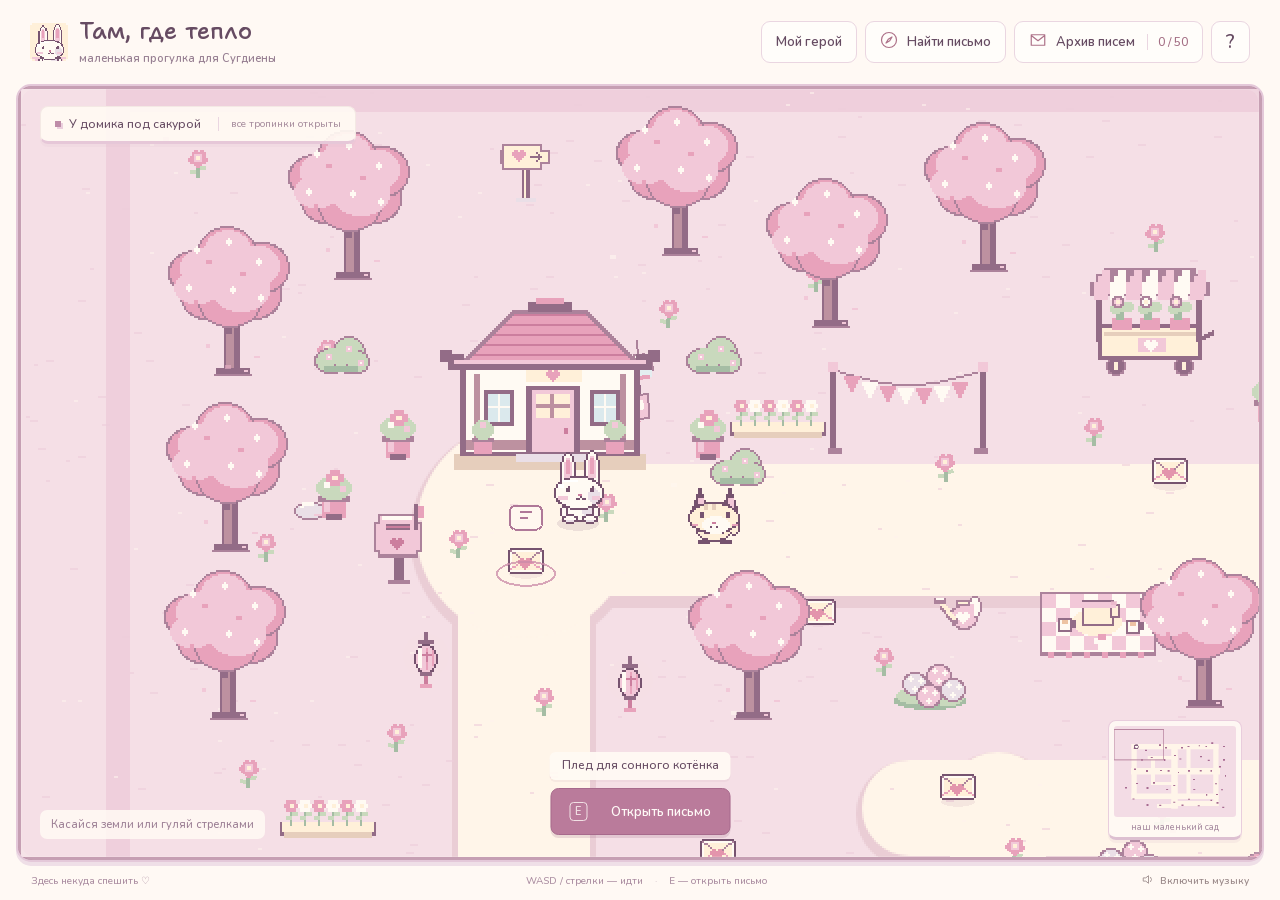
<file: index.html>
<!doctype html>
<html lang="ru">
<head>
<meta charset="utf-8">
<meta name="viewport" content="width=device-width,initial-scale=1,viewport-fit=cover">
<meta name="theme-color" content="#fff9f4">
<meta name="description" content="Розовый сад, зайчик Плюш и 50 писем с тёплыми словами. Гуляй и открывай их в своём ритме.">
<title>Там, где тепло — маленькая прогулка</title>
<link rel="stylesheet" href="fonts.css">
<link rel="stylesheet" href="island.css">
<link rel="stylesheet" href="typography.css">
<link rel="stylesheet" href="garden.css">
<link rel="stylesheet" href="characters.css?v=2">
</head>
<body>
<header class="topbar">
<a href="#" class="brand" id="homeButton" aria-label="Вернуться к зайчику">
<img data-pixel="plush" alt="">
<span>Там, где тепло<small>маленькая прогулка для Сугдиены</small>
</span>
</a>
<nav aria-label="Меню игры">
<button id="characterButton" class="nav-button" aria-label="Выбрать персонажа">Мой герой</button>
<button id="exploreButton" class="nav-button" title="Письма на карте" aria-label="Найти письмо">
<span data-icon="compass">
</span>
<span class="nav-label">Найти письмо</span>
</button>
<button id="albumButton" class="nav-button" title="Архив писем">
<span data-icon="envelope">
</span>
<span class="nav-label album-label">Архив писем</span>
<b id="collectedCount">0 / 50</b>
</button>
<button id="helpButton" class="icon-button" aria-label="Как играть">?</button>
</nav>
</header>
<main class="world-shell" id="worldShell">
<div id="game" role="application" aria-label="Розовый сад. Ходи стрелками или WASD. Касайся земли, чтобы идти. Подойди к письму и нажми E.">
</div>
<div class="garden-label">
<span class="location-dot">
</span>
<span id="locationName">Сад тихих радостей</span>
<small>все тропинки открыты</small>
</div>
<div class="walking-note">
<span id="walkingText">Коснись дорожки — Плюш пойдёт туда</span>
</div>
<div class="nearby" id="nearbyPanel">
<span id="nearbyTitle">
</span>
<button id="interactButton" class="primary" hidden>
<span class="key">E</span> Открыть письмо</button>
</div>
<div class="mini-map" aria-label="Карта сада: розовые точки — письма">
<canvas id="miniCanvas" width="192" height="144">
</canvas>
<span>наш маленький сад</span>
</div>
<div class="toast" id="toast" role="status" aria-live="polite">
</div>
<div class="load-screen" id="loading">
<span class="load-flower">✿</span>
<span>Плюш открывает калитку…</span>
</div>
<div id="welcomeNote" hidden>
</div>
<div id="questPreview" hidden>
</div>
</main>
<footer class="bottom-bar">
<span>Здесь некуда спешить ♡</span>
<span class="desktop-hint">WASD / стрелки — идти <em>·</em> E — открыть письмо</span>
<button id="soundButton" aria-label="Включить музыку" aria-pressed="false" title="Письма под сакурой — тихая оригинальная мелодия">
<span data-icon="sound">
</span>
<span id="soundLabel">Включить музыку</span>
</button>
</footer>
<dialog class="explore-dialog" id="exploreDialog" aria-labelledby="exploreTitle">
<button class="dialog-close" data-close aria-label="Закрыть список писем">×</button>
<span class="eyebrow">ЛЮБОЕ ПИСЬМО МОЖЕТ БЫТЬ ПЕРВЫМ</span>
<h2 id="exploreTitle">Куда хочется прогуляться?</h2>
<p class="muted">50 писем — 50 задач по математике и физике. Выбери письмо: Плюш найдёт дорожку. Реши задачу, чтобы прочитать послание.</p>
<div class="mood-filters" id="moodFilters">
</div>
<div class="adventure-grid" id="adventureGrid">
</div>
</dialog>
<dialog class="quest-dialog" id="questDialog" aria-labelledby="questTitle" aria-describedby="questInstruction">
<button class="dialog-close" data-close aria-label="Вернуться в сад">×</button>
<div class="quest-header">
<img id="questAvatar" data-pixel="plush" alt="">
<div>
<span class="eyebrow" id="questPlace">
</span>
<h2 id="questTitle">
</h2>
<p id="questInstruction">
</p>
</div>
</div>
<div class="mini-game" id="miniGame">
</div>
<div class="quest-feedback" id="questFeedback" role="status" aria-live="polite">
</div>
<div class="quest-footer">
<span id="questProgress" aria-live="polite">
</span>
<span>Можно вернуться позже.</span>
</div>
</dialog>
<dialog class="conversation-dialog" id="conversationDialog" aria-labelledby="conversationTitle" aria-describedby="accessibleSpeech">
<div class="conversation-scene">
<span class="pixel-petal petal-a">
</span>
<span class="pixel-petal petal-b">
</span>
<div class="conversation-art">
<canvas width="330" height="430" id="portraitCanvas" aria-label="Друг рассказывает послание">
</canvas>
</div>
<div class="conversation-context">
<span class="eyebrow" id="conversationPlace">
</span>
<h2 id="conversationTitle">
</h2>
<span class="reward-seal">
<span data-icon="envelope">
</span> ПИСЬМО ДЛЯ ТЕБЯ</span>
</div>
<button class="dialog-close" data-close aria-label="Вернуться в сад">×</button>
</div>
<div class="speech-panel">
<div class="speaker-line">
<span id="speakerName">
</span>
<span id="messageType">
</span>
</div>
<div class="speech-text" id="speechText">
<span class="sr-only" id="accessibleSpeech">
</span>
<span id="typedText" aria-hidden="true">
</span>
<span class="typing-cursor" aria-hidden="true">
</span>
</div>
<p id="speechSource" class="speech-source">
</p>
<div class="speech-actions">
<button class="text-button" id="favoriteButton" aria-pressed="false">
<span>♡</span> Оставить в сердце</button>
<button class="primary" id="speechNext">Показать целиком <span>↓</span>
</button>
</div>
</div>
</dialog>
<dialog class="album-dialog" id="albumDialog" aria-labelledby="albumTitle">
<button class="dialog-close" data-close aria-label="Закрыть послания">×</button>
<span class="eyebrow">МОЖНО ПЕРЕЧИТАТЬ, КОГДА ЗАХОЧЕТСЯ</span>
<h2 id="albumTitle">Архив тёплых писем</h2>
<p class="muted" id="albumDescription">
</p>
<div class="album-tabs">
<button data-album="read" class="active">Прочитанные ✓</button>
<button data-album="all">Все открытые</button>
<button data-album="hearts">В сердце ♡</button>
</div>
<div class="album-grid" id="albumGrid">
</div>
</dialog>
<dialog class="help-dialog welcome-dialog" id="helpDialog" aria-labelledby="helpTitle">
<button class="dialog-close" data-close aria-label="Закрыть подсказку">×</button>
<img data-pixel="plush" alt="Зайчик Плюш">
<h2 id="helpTitle">Привет, Сугдиёна ❤️</h2>
<p>Я создал этот маленький мир специально для тебя — чтобы поддержать, порадовать и напомнить, какая ты замечательная.</p>
<p>Здесь тебя ждут небольшие задания и письма. Выполняя квесты, ты будешь открывать тёплые слова, искренние пожелания и духовные напоминания. Надеюсь, они будут дарить тебе спокойствие, силы и улыбку.</p>
<p>Этот сайт — наш маленький мост через расстояние. Пока мы не можем всегда быть рядом, он будет соединять нас: каждое задание станет ещё одним шагом навстречу друг другу, а каждое письмо — частичкой моего тепла, заботы и поддержки. И сколько бы километров ни было между нами, я хочу, чтобы здесь ты всегда чувствовала моё присутствие.</p>
<p>По возможности я буду добавлять сюда новые задания, письма и улучшения, чтобы наш мост становился всё длиннее, красивее и крепче. Пусть однажды он приведёт нас к тому дню, когда расстояние между нами исчезнет.</p>
<p>Проходи всё в своём темпе, никуда не торопясь. Я сделал этот сайт с любовью — специально для тебя. 💌</p>
<button class="primary" data-close>Пойдём ♡</button>
</dialog>
<dialog id="characterDialog" class="help-dialog character-dialog" aria-labelledby="characterTitle">
<button class="dialog-close" data-close aria-label="Закрыть выбор персонажа">×</button>
<h2 id="characterTitle">Кем сегодня погуляем?</h2>
<p>Восемь маленьких друзей. Выбирай по настроению — твои письма останутся с тобой.</p>
<div id="characterGrid" class="character-grid"></div>
</dialog>
<script src="assets/vendor/phaser-3.90.0.min.js">
</script>
<script src="data.js">
</script>
<script src="letters.js"></script>
<script src="questions.js"></script>
<script src="pixel-sprites.js">
</script>
<script src="garden-music.js"></script>
<script src="garden.js">
</script>
<script src="adventures.js">
</script>
</body>
</html>
</file>
<file: fonts.css>
@font-face {
  font-family: 'Nunito';
  font-style: normal;
  font-weight: 400 700;
  font-display: swap;
  src: url(assets/fonts/nunito-cyrillic-ext.woff2) format('woff2');
  unicode-range: U+0460-052F, U+1C80-1C8A, U+20B4, U+2DE0-2DFF, U+A640-A69F, U+FE2E-FE2F;
}

@font-face {
  font-family: 'Nunito';
  font-style: normal;
  font-weight: 400 700;
  font-display: swap;
  src: url(assets/fonts/nunito-cyrillic.woff2) format('woff2');
  unicode-range: U+0301, U+0400-045F, U+0490-0491, U+04B0-04B1, U+2116;
}

@font-face {
  font-family: 'Nunito';
  font-style: normal;
  font-weight: 400 700;
  font-display: swap;
  src: url(assets/fonts/nunito-latin-ext.woff2) format('woff2');
  unicode-range: U+0100-02BA, U+02BD-02C5, U+02C7-02CC, U+02CE-02D7, U+02DD-02FF, U+0304, U+0308, U+0329, U+1D00-1DBF, U+1E00-1E9F, U+1EF2-1EFF, U+2020, U+20A0-20AB, U+20AD-20C4, U+2113, U+2C60-2C7F, U+A720-A7FF;
}

@font-face {
  font-family: 'Nunito';
  font-style: normal;
  font-weight: 400 700;
  font-display: swap;
  src: url(assets/fonts/nunito-latin.woff2) format('woff2');
  unicode-range: U+0000-00FF, U+0131, U+0152-0153, U+02BB-02BC, U+02C6, U+02DA, U+02DC, U+0304, U+0308, U+0329, U+2000-206F, U+20AC, U+2122, U+2191, U+2193, U+2212, U+2215, U+FEFF, U+FFFD;
}

@font-face {
  font-family: 'Shantell Sans';
  font-style: normal;
  font-weight: 500 600;
  font-display: swap;
  src: url(assets/fonts/shantell-sans-cyrillic-ext.woff2) format('woff2');
  unicode-range: U+0460-052F, U+1C80-1C8A, U+20B4, U+2DE0-2DFF, U+A640-A69F, U+FE2E-FE2F;
}

@font-face {
  font-family: 'Shantell Sans';
  font-style: normal;
  font-weight: 500 600;
  font-display: swap;
  src: url(assets/fonts/shantell-sans-cyrillic.woff2) format('woff2');
  unicode-range: U+0301, U+0400-045F, U+0490-0491, U+04B0-04B1, U+2116;
}

@font-face {
  font-family: 'Shantell Sans';
  font-style: normal;
  font-weight: 500 600;
  font-display: swap;
  src: url(assets/fonts/shantell-sans-latin-ext.woff2) format('woff2');
  unicode-range: U+0100-02BA, U+02BD-02C5, U+02C7-02CC, U+02CE-02D7, U+02DD-02FF, U+0304, U+0308, U+0329, U+1D00-1DBF, U+1E00-1E9F, U+1EF2-1EFF, U+2020, U+20A0-20AB, U+20AD-20C4, U+2113, U+2C60-2C7F, U+A720-A7FF;
}

@font-face {
  font-family: 'Shantell Sans';
  font-style: normal;
  font-weight: 500 600;
  font-display: swap;
  src: url(assets/fonts/shantell-sans-latin.woff2) format('woff2');
  unicode-range: U+0000-00FF, U+0131, U+0152-0153, U+02BB-02BC, U+02C6, U+02DA, U+02DC, U+0304, U+0308, U+0329, U+2000-206F, U+20AC, U+2122, U+2191, U+2193, U+2212, U+2215, U+FEFF, U+FFFD;
}
</file>
<file: island.css>
:root{--cream:#faf7f1;--paper:#fffcf7;--ink:#4e4249;--muted:#897a7e;--rose:#ba7188;--pink:#eed0d7;--sage:#82927d;--line:#eadfdc;--shadow:0 15px 55px #5e405524;font-family:'Nunito',system-ui,sans-serif;color:var(--ink);font-size:14px}
*{box-sizing:border-box}
body{margin:0;background:var(--cream);overflow:hidden}
button,a{-webkit-tap-highlight-color:transparent}
button{font:inherit;color:inherit;cursor:pointer;touch-action:manipulation}
button:disabled{cursor:default}
button,a{outline-offset:4px}
button:focus-visible,a:focus-visible{outline:3px solid #a15f7c}
button{transition:background .2s,box-shadow .2s,transform .2s}
button:active:not(:disabled){transform:translateY(1px)}
[hidden]{display:none!important}
button svg{pointer-events:none}
svg{width:24px;height:24px;fill:none;stroke:currentColor;stroke-width:1.6;stroke-linecap:round;stroke-linejoin:round}
.topbar{height:88px;padding:0 32px;display:flex;align-items:center;justify-content:space-between;gap:20px}
.brand{display:flex;align-items:center;gap:10px;text-decoration:none;color:var(--ink)}
.brand>img{width:44px;height:64px;object-fit:contain;filter:drop-shadow(0 3px 3px #a78c8c22)}
.brand>span{font:500 23px 'Shantell Sans',sans-serif;letter-spacing:0}
.brand small{display:block;font:10px 'Nunito',sans-serif;letter-spacing:.04em;margin-top:5px;color:var(--muted)}
.header-note{font-size:11px;color:#9b8d8f}
.topbar nav{display:flex;gap:8px;align-items:center}
.nav-button,.icon-button{border:1px solid var(--line);border-radius:12px;background:#fffdf9;min-height:42px;display:flex;align-items:center;justify-content:center;gap:9px;padding:0 14px;font-size:11px}
.nav-button:hover,.icon-button:hover{background:#f8eaf0}
.nav-button svg{width:18px;height:18px;color:#ad7188}
.nav-button b{font-size:10px;font-weight:500;color:#a36d83;border-left:1px solid var(--line);padding-left:10px;margin-left:3px}
.icon-button{width:39px;padding:0;font-size:19px}
.world-shell{position:relative;height:calc(100svh - 128px);margin:0 20px;border-radius:22px;overflow:hidden;background:#e8ecdf;isolation:isolate;box-shadow:0 3px 0 #ddd2c8,0 10px 30px #57423712;min-height:310px;border:1px solid #e1d6cb}
#worldCanvas{display:block;width:100%;height:100%;touch-action:none;cursor:grab}
#worldCanvas:active{cursor:grabbing}
#worldCanvas:focus-visible{outline:3px solid #b68199;outline-offset:-3px}
.map-shade{position:absolute;inset:0;pointer-events:none;box-shadow:inset 0 0 100px #5c655412;z-index:1}
.map-title{position:absolute;left:28px;top:26px;padding:20px 23px 16px;border-radius:17px;background:#fffaf1ed;border:1px solid #fff9ed;box-shadow:0 8px 25px #79635c12;max-width:310px;z-index:4;backdrop-filter:blur(12px)}
.eyebrow{display:block;font-size:9px;letter-spacing:.16em;font-weight:500;color:#ad7c83;line-height:1.6}
.map-title h1{font:500 31px 'Shantell Sans',sans-serif;letter-spacing:0;line-height:1.15;margin:10px 0}
.map-title p{font-size:11px;line-height:1.75;margin:0;color:var(--muted)}
.map-title>button{background:none;border:0;border-top:1px solid #eadbd3;padding:13px 0 0;margin-top:14px;display:flex;align-items:center;gap:7px;font-size:11px;color:#a0667a}
.map-title>button svg{width:16px;height:16px}
.map-location{position:absolute;top:26px;left:50%;transform:translateX(-50%);padding:10px 16px;border-radius:40px;background:#fffaf0ed;box-shadow:0 4px 20px #4d4a3d12;color:#7f796a;display:flex;gap:8px;align-items:center;font-size:10px;pointer-events:none;z-index:3}
.location-dot{width:5px;height:5px;background:#98a787;border-radius:50%}
.map-controls{position:absolute;right:22px;top:24px;display:flex;flex-direction:column;padding:5px;border-radius:15px;background:#fffcf6f2;border:1px solid #f8f0e7;box-shadow:0 8px 25px #4c493c18;z-index:5}
.map-controls>button{width:36px;height:36px;border:0;background:none;display:grid;place-items:center;font-size:24px;color:#9a7b83;border-radius:10px}
.map-controls>button:hover{background:#f4e5e8}
.map-controls>span{height:1px;background:var(--line);margin:4px}
.map-controls svg{width:19px;height:19px}
.mini-map{position:absolute;right:22px;bottom:24px;width:160px;padding:5px 5px 0;border:1px solid #fffaf0;background:#fff9efeb;border-radius:13px;box-shadow:0 8px 30px #68534422;z-index:5;overflow:hidden}
.mini-map>canvas{display:block;width:148px;height:99px;object-fit:cover;border-radius:8px}
.mini-map>span{display:flex;align-items:center;justify-content:space-between;padding:8px 7px;font-size:8px;letter-spacing:.12em;color:#947d7e}
.mini-map>span>span{font-size:13px}
.walking-note{position:absolute;bottom:27px;left:24px;display:flex;align-items:center;gap:7px;padding:9px 13px;border-radius:30px;background:#fff9efdf;color:#827066;font-size:9px;z-index:3;pointer-events:none}
.little-dot{height:5px;width:5px;background:#a17a83;border-radius:50%}
.map-markers{position:absolute;inset:0;overflow:hidden;pointer-events:none;z-index:2}
.map-marker{position:absolute;width:38px;height:38px;border:1px solid #eddcd4;border-radius:50%;background:#fffcf6f5;color:#af7786;box-shadow:0 4px 12px #67484225;pointer-events:auto;display:grid;place-items:center;transform:translate(-50%,-50%);padding:0;transition:box-shadow .2s,background .2s;will-change:left,top;touch-action:manipulation}
.map-marker:active{transform:translate(-50%,-48%)}
.map-marker:after{content:attr(data-label);position:absolute;bottom:47px;left:50%;transform:translateX(-50%);padding:8px 11px;background:#fffaf2;border:1px solid #e5d4cc;border-radius:8px;white-space:nowrap;font-size:11px;opacity:0;pointer-events:none;box-shadow:0 8px 15px #67484214}
.map-marker:hover:after,.map-marker:focus-visible:after{opacity:1}
.map-marker svg{width:19px;height:19px}
.map-marker small{position:absolute;right:-4px;bottom:-1px;font-size:8px;background:#f1d9dd;color:#9c637a;border:2px solid #fffaf3;border-radius:10px;min-width:17px;height:17px;line-height:13px}
.map-marker.complete{background:#eef1e5;color:#879975;border-color:#e3e7d6}
.map-marker.complete small{background:#dce4d0;color:#6c805e}
.map-marker.selected{box-shadow:0 0 0 6px #fff8e984,0 0 0 8px #b5818c8a,0 4px 18px #67484235}
.map-marker.faded{opacity:.35}
.quest-preview,.welcome-note{position:absolute;z-index:7;left:50%;bottom:25px;transform:translateX(-50%);width:min(660px,calc(100% - 54px));background:#fffaf3f7;backdrop-filter:blur(15px);border:1px solid #fff7e9;border-radius:22px;box-shadow:0 15px 60px #66524738;display:flex;gap:20px;padding:22px 28px;animation:float-in .35s ease}
.preview-avatar{position:relative;flex-shrink:0;width:82px;align-self:flex-end}
.preview-avatar img{display:block;width:100%;height:118px;object-fit:contain;filter:drop-shadow(0 4px 5px #9a74682b)}
.preview-copy{flex:1;min-width:0}
.preview-copy h2{font:500 23px 'Shantell Sans',sans-serif;letter-spacing:0;margin:6px 0 8px;padding-right:15px}
.preview-copy p{font-size:11px;line-height:1.6;color:var(--muted);margin:0}
.preview-actions{display:flex;align-items:center;gap:18px;margin-top:16px}
.primary{display:inline-flex;align-items:center;justify-content:center;gap:24px;background:#a96f81;color:#fffaf7;border:1px solid #a2697c;border-radius:11px;box-shadow:0 4px 8px #a1697c20,inset 0 1px #ffffff26;padding:13px 18px;min-height:43px;font-size:11px;font-weight:500}
.primary:hover{background:#955e72;box-shadow:0 7px 17px #a1697c2f}
.primary span{opacity:.8}
.text-button{border:0;background:none;font-size:11px;padding:9px 0;color:#a36c81}
.text-button:hover{color:#764b65}
.preview-close,.dialog-close{position:absolute;top:13px;right:14px;border:0;background:#f3e9e4b3;color:#a1848a;font-size:21px;width:29px;height:29px;line-height:22px;border-radius:50%;z-index:12}
.welcome-note{width:min(650px,calc(100% - 60px));align-items:center;gap:20px;padding:19px 30px 22px;bottom:30px}
.welcome-note>img{height:165px;width:110px;object-fit:contain;filter:drop-shadow(0 5px 6px #9c71631f)}
.welcome-note h2{font:500 27px 'Shantell Sans',sans-serif;margin:7px 0 9px;letter-spacing:0}
.welcome-note p{font-size:12px;line-height:1.7;color:var(--muted);margin:0 0 15px}
.bottom-bar{height:40px;display:flex;align-items:center;justify-content:space-between;padding:0 35px;font-size:9px;color:#9a8989}
.bottom-bar>span:first-child{display:flex;align-items:center;gap:7px}
.bottom-bar i{width:4px;height:4px;border-radius:50%;background:#9aaa88}
.bottom-bar em{font-style:normal;opacity:.5;margin:0 9px}
.bottom-bar button{display:flex;gap:5px;align-items:center;border:0;background:none;padding:4px 0;color:#9a8989;font-size:9px}
.bottom-bar button svg{height:13px;width:13px}
.toast{position:absolute;left:50%;bottom:230px;transform:translate(-50%,12px);background:#fff9e9f5;border:1px solid #e4d5ca;border-radius:12px;padding:12px 18px;color:#90737b;font-size:12px;box-shadow:var(--shadow);opacity:0;transition:opacity .3s,transform .3s;pointer-events:none;z-index:15;max-width:90%;text-align:center}
.toast.visible{opacity:1;transform:translate(-50%,0)}
.load-screen{position:absolute;inset:0;z-index:20;background:var(--cream);display:flex;gap:15px;align-items:center;justify-content:center;color:#a47b86;font-size:12px;transition:opacity .6s}
.load-screen.loaded{opacity:0;pointer-events:none}
.load-flower{font-size:32px;animation:spin 4s linear infinite}
dialog{border:1px solid #e6d7d2;background:var(--paper);color:var(--ink);border-radius:25px;padding:35px;box-shadow:0 35px 120px #49354145;max-height:90svh;overflow:auto;width:min(880px,calc(100% - 35px))}
dialog::backdrop{background:#42344468;backdrop-filter:blur(8px)}
dialog[open]{animation:dialog-in .32s cubic-bezier(.2,.8,.2,1)}
dialog>h2{font:500 32px/1.2 'Shantell Sans',sans-serif;margin:12px 0;letter-spacing:0}
.muted{color:var(--muted);font-size:12px;line-height:1.7}
.mood-filters{display:flex;gap:7px;flex-wrap:wrap;margin:22px 0}
.mood-filters button,.album-tabs button{border:1px solid #e7d8d7;background:#fff9f4;padding:9px 12px;font-size:10px;border-radius:30px}
.mood-filters button.active,.album-tabs button.active{background:#b0798c;color:#fff;border-color:#b0798c}
.adventure-grid{display:grid;grid-template-columns:repeat(3,1fr);gap:11px}
.adventure-card{position:relative;display:flex;align-items:flex-start;gap:12px;text-align:left;min-height:135px;padding:20px 15px;background:#faf3ed;border:1px solid #ebddd5;border-radius:15px}
.adventure-card:hover{background:#f7e9e8;box-shadow:0 6px 20px #94758013}
.adventure-card .card-number{position:absolute;top:12px;right:12px;font-size:9px;color:#ac9799}
.adventure-card>img{width:43px;height:70px;object-fit:contain;align-self:center;filter:drop-shadow(0 3px 3px #ad8c881b)}
.adventure-card>div{flex:1;padding-top:16px;min-width:0}
.adventure-card strong{display:block;font-size:12px;font-weight:500;line-height:1.5;margin-bottom:6px}
.adventure-card small{display:block;font-size:9px;line-height:1.6;color:#a38991}
.adventure-card .card-status{margin-top:9px;color:#9a896e;font-size:9px}
.adventure-card.done{background:#f1f3e9;border-color:#dfe5d2}
.quest-dialog{width:min(720px,calc(100% - 30px));padding:28px 32px 22px;overflow-x:hidden}
.quest-header{display:flex;gap:18px;align-items:center;min-height:116px;padding-right:17px}
.quest-header>img{width:75px;height:110px;object-fit:contain;filter:drop-shadow(0 4px 4px #a6817526)}
.quest-header>div{flex:1}
.quest-header h2{font:500 25px/1.25 'Shantell Sans',sans-serif;letter-spacing:0;margin:5px 0 9px}
.quest-header p{font-size:12px;line-height:1.7;color:var(--muted);margin:0}
.mini-game{position:relative;min-height:285px;margin-top:15px;background:#f6eee5;border:1px solid #ede0d4;border-radius:18px;overflow:hidden;padding:28px 20px;display:flex;align-items:center;justify-content:center;flex-direction:column;gap:18px;isolation:isolate}
.mini-game:before{display:none}
.quest-feedback{min-height:24px;text-align:center;font-size:11px;color:#a27885;margin-top:12px;line-height:1.5}
.quest-footer{display:flex;justify-content:space-between;font-size:9px;color:#a38b90;gap:15px;border-top:1px solid #eaded7;padding-top:13px}
.quest-footer span:first-child{color:#a06d82}
.game-options{display:flex;gap:12px;align-items:center;justify-content:center;flex-wrap:wrap;width:100%}
.game-option{position:relative;display:flex;flex-direction:column;gap:10px;justify-content:center;align-items:center;width:115px;min-height:124px;background:#fffaf2;border:1px solid #dfcbbd;border-radius:17px;box-shadow:0 5px 0 #e9dbce;cursor:pointer;font-size:10px;line-height:1.5;text-align:center;padding:16px 10px;color:#a07e85;transition:transform .3s,background .3s,box-shadow .3s,opacity .3s}
.game-option:hover:not(:disabled){transform:translateY(-4px);background:#fffdf7;box-shadow:0 8px 0 #e9dbce}
.game-option svg{width:45px;height:45px;stroke-width:1.3}
.game-option>img{width:55px;height:75px;object-fit:contain}
.game-option.done{background:#eaf0df;border-color:#c9d5bc;box-shadow:0 3px 0 #d6dfca;color:#8c9b7a;transform:translateY(2px)}
.game-option.done:after{content:'✓';position:absolute;right:8px;top:7px;font-size:13px;color:#8b9c73}
.mini-hero{height:65px;width:90px;display:grid;place-items:center;color:#bb8196}
.mini-hero svg{width:65px;height:65px;stroke-width:1.2}
.game-progress{display:flex;gap:7px;justify-content:center}
.game-progress i{height:4px;width:25px;border-radius:5px;background:#e7d7cd}
.game-progress i.done{background:#b28393}
.order-note{font-size:11px;line-height:1.7;color:#a1818c;text-align:center;margin:0}
.scene-windows .game-option{border-radius:45px 45px 6px 6px;background:#e7dbd9;border:5px solid #d0b3ab;min-height:135px;width:100px}
.scene-windows .game-option.done{background:#fff0bb;color:#bc9867;box-shadow:0 0 30px #f4deb266}
.scene-windows .mini-hero{display:none}
.scene-quilt .game-options{width:260px;display:grid;grid-template-columns:1fr 1fr;gap:6px;transform:rotate(-4deg)}
.scene-quilt .game-option{width:118px;min-height:88px;padding:13px;border-radius:8px;background:#f2d5dd;box-shadow:0 4px #e2c3cc}
.scene-quilt .game-option:nth-child(2){background:#e6e5d0}
.scene-quilt .game-option:nth-child(3){background:#e5dce8}
.scene-quilt .game-option:nth-child(4){background:#f7dfc4}
.scene-quilt .game-option>span{display:none}
.scene-quilt .game-option.done{opacity:.5}
.scene-rain{background:#e9ece9}
.scene-rain .game-option{background:transparent;box-shadow:none;border:none;width:100px}
.scene-rain .game-option svg{color:#92b9c4;width:50px;height:60px;fill:#c9e0e8;stroke:#8faeb5}
.scene-rain .game-option.done svg{fill:#eec0ce;stroke:#b7879e}
.scene-bridge .game-options{flex-wrap:nowrap;gap:9px;background:#c8dfe3;border-top:12px solid #f5ead5;border-bottom:12px solid #f5ead5;padding:15px}
.scene-bridge .game-option{width:70px;min-height:90px;box-shadow:0 6px #ccac98;background:#e6c9af;transform:rotate(-7deg);font-size:9px;border-color:#c8a68c}
.scene-bridge .game-option:nth-child(even){transform:rotate(5deg)}
.scene-bridge .game-option.done{transform:rotate(0);opacity:.6}
.scene-shooting{background:#ece5ef}
.scene-shooting .mini-hero{display:none}
.scene-shooting .game-option{background:none;box-shadow:none;border:0;width:140px;height:170px;animation:star-float 3.5s ease-in-out infinite}
.scene-shooting .game-option svg{width:85px;height:85px;fill:#fae6ab;stroke:#d8b680;filter:drop-shadow(0 0 20px #fff1b9)}
.scene-stones .game-option{border-radius:50% 55% 40% 45%;background:#d1c8c2;box-shadow:0 5px #beb0a9;border-color:#beb0a9;color:#8e7a78}
.scene-stones .game-option.done{border-radius:14px;background:#edf0e1;box-shadow:none}
.scene-ribbon .game-option:nth-child(1){color:#c886a0}
.scene-ribbon .game-option:nth-child(2){color:#c3ab78}
.scene-ribbon .game-option:nth-child(3){color:#a296b9}
.scene-mirror .game-options{border:9px solid #d4b5a5;border-radius:70% 70% 12px 12px;background:#e9e5e8;width:300px;padding:30px 10px 10px;gap:5px}
.scene-mirror .game-option{width:75px;min-height:100px;box-shadow:none;border:0;background:#dde0df;color:#a4a6a2}
.scene-mirror .game-option.done{background:#fff3d0}
.scene-mirror .game-option span{font-size:8px}
.scene-mist .game-option{background:#e6e5e7;box-shadow:0 5px #d7d5db;color:#b2a9b8}
.scene-mist .game-option.done{background:#fff2c9;color:#d8ac6b}
.scene-greet .game-option{width:132px;min-height:150px}
.scene-greet .game-option>img{height:90px}
.scene-bell .game-option{width:160px;min-height:150px}
.range-stage{width:min(100%,380px);display:flex;flex-direction:column;align-items:center;gap:24px}
.range-stage .range-visual{height:105px;display:flex;align-items:center;justify-content:center;position:relative;width:100%}
.range-stage .range-visual svg{height:90px;width:90px;stroke-width:1.2;color:#bc8a9b;transform:rotate(calc((var(--range,25) - 50)*.5deg));transition:transform .25s}
.range-label{font-size:10px;color:#ac8893}
.range-stage input[type=range]{width:100%;accent-color:#b98194;height:20px;cursor:pointer}
.range-track{width:100%;position:relative}
.target-range{position:absolute;left:calc((var(--goal) - 10)*1%);width:20%;background:#c2cfac;top:4px;height:13px;border-radius:10px;pointer-events:none;opacity:.55}
.range-stage .primary:disabled{opacity:.4}
.breathing-orb{height:155px;width:155px;position:relative;border-radius:50%;border:1px solid #dfc4ca;background:#f7e5d9;display:grid;place-items:center;color:#b37f90;box-shadow:0 0 0 14px #f2e3d7,0 0 0 27px #f3e9e0}
.breathing-orb svg{width:45px;height:45px}
.breathing-orb.growing{animation:breathe-once 4s ease-in-out forwards}
.breathing-orb:disabled{cursor:default}
.breath-label{font-size:11px;margin-top:20px;color:#a07e89}
.pipes{display:flex;align-items:center;gap:10px;width:100%;justify-content:center;position:relative}
.water-source,.water-flower{height:90px;width:70px;display:grid;place-items:center;color:#8db6be}
.water-source svg,.water-flower svg{width:60px;height:60px}
.pipe-button{height:90px;width:90px;display:grid;place-items:center;border:1px solid #dbbfac;background:#faeddb;border-radius:17px;box-shadow:0 4px #e2cbb7}
.pipe-button svg{height:65px;width:65px;transition:transform .35s;stroke:#afcbd0;stroke-width:12}
.pipe-button.connected svg{stroke:#7baab4}
.pipes-note{font-size:11px;color:#a2828c}
.conversation-dialog{padding:0;width:min(900px,calc(100% - 30px));overflow:auto;background:#fffaf2}
.conversation-scene{height:270px;position:relative;background:#f2e8e0;overflow:hidden;isolation:isolate}
.conversation-scene:before{display:none}
.conversation-art{position:absolute;left:5%;bottom:-17px;width:275px;height:340px;filter:drop-shadow(0 14px 13px #8e6c6a30)}
.conversation-art canvas{width:100%;height:100%;object-fit:contain}
.conversation-context{position:absolute;left:44%;top:54px;right:40px}
.conversation-context h2{font:500 28px 'Shantell Sans',sans-serif;line-height:1.2;letter-spacing:0;margin:9px 0 13px}
.conversation-context p{font-size:12px;line-height:1.7;color:#a3868b}
.reward-seal{display:inline-flex;align-items:center;gap:8px;font-size:8px;letter-spacing:.14em;border:1px solid #d9b7b5;padding:7px 11px;border-radius:7px;transform:rotate(-3deg);color:#b08491;background:#fff9ee60}
.reward-seal svg{width:18px;height:18px}
.speech-panel{padding:25px 37px 26px;background:#fffaf3;position:relative}
.speech-panel:before{content:'';position:absolute;left:70px;top:-13px;width:28px;height:28px;background:#fffaf3;transform:rotate(45deg);border-radius:4px}
.speaker-line{position:relative;display:flex;align-items:center;justify-content:space-between;font-size:12px;font-weight:500;color:#a56880;margin-bottom:14px}
.speaker-line>span:last-child{font-size:9px;color:#b59a9f;font-weight:400;text-transform:uppercase;letter-spacing:.13em}
.speech-text{font:400 clamp(20px,2.3vw,27px)/1.6 'Shantell Sans',sans-serif;letter-spacing:0;min-height:100px;position:relative;cursor:pointer}
.typing-cursor{display:inline-block;width:4px;height:17px;background:#c5a2ac;margin-left:6px;animation:cursor .7s steps(2) infinite}
.speech-source{font-size:10px;line-height:1.6;color:#a08b91;min-height:16px;margin:16px 0}
.speech-actions{display:flex;justify-content:space-between;align-items:center;gap:18px;border-top:1px solid #eee0d9;padding-top:18px}
.speech-actions .text-button{display:flex;align-items:center;gap:7px}
.speech-actions .text-button>span{font-size:21px}
.speech-actions .text-button.saved{color:#b16381}
.sr-only{position:absolute;width:1px;height:1px;padding:0;overflow:hidden;clip:rect(0,0,0,0);white-space:nowrap;border:0}
.album-tabs{display:flex;gap:8px;margin:22px 0}
.album-grid{display:grid;grid-template-columns:repeat(2,1fr);gap:14px}
.memory-card{position:relative;display:flex;flex-direction:column;text-align:left;padding:26px;border:1px solid #eadbd6;background:#fff8ef;border-radius:16px;min-height:190px;box-shadow:0 4px 12px #8f6c7510}
.memory-card:hover{transform:translateY(-3px);box-shadow:0 9px 18px #8f6c7518}
.memory-card small{font-size:9px;letter-spacing:.08em;color:#b18494;margin-bottom:14px}
.memory-card p{font:400 17px/1.6 'Shantell Sans',sans-serif;margin:0}
.memory-card span{font-size:9px;color:#a89098;margin-top:17px}
.empty-state{text-align:center;grid-column:1/-1;padding:30px}
.empty-state>img{height:145px;width:110px;object-fit:contain}
.empty-state p{font-size:13px;line-height:1.7;color:#9b858d}
.help-dialog{width:min(480px,calc(100% - 30px));text-align:center}
.help-dialog>img{width:85px;height:135px;object-fit:contain}
.help-dialog h2{font-size:27px}
.help-dialog p{font-size:12px;line-height:1.85;color:#8e7c84}
.help-dialog .primary{margin-top:10px}
.petal{position:absolute;width:15px;height:24px;background:#edc5ceaa;border-radius:80% 10% 80% 20%;pointer-events:none;animation:petal-float 5s ease-in-out infinite}
.p1{left:38%;top:40px;transform:rotate(30deg)}
.p2{right:7%;top:160px;width:10px;height:17px;animation-delay:-2s}
@keyframes float-in{from{opacity:0;transform:translate(-50%,15px)}
}
@keyframes dialog-in{from{opacity:0;transform:translateY(12px) scale(.98)}
}
@keyframes spin{to{transform:rotate(360deg)}
}
@keyframes star-float{50%{transform:translate(25px,-12px) rotate(10deg)}
}
@keyframes breathe-once{50%{transform:scale(1.18);background:#f8debd;box-shadow:0 0 0 20px #eedfd1,0 0 0 39px #f3e9e0}
100%{transform:scale(1);background:#f3dfb2}
}
@keyframes cursor{50%{opacity:0}
}
@keyframes petal-float{50%{transform:translate(15px,20px) rotate(80deg)}
}

@media(max-width:1100px){.header-note{display:none}
.map-title{padding:17px 19px;max-width:260px}
.map-title h1{font-size:27px}
.map-title p{font-size:10px}
.map-title .eyebrow{font-size:8px}
.map-location{left:auto;right:95px;transform:none}
.mini-map{width:128px;right:20px}
.mini-map>canvas{width:116px;height:77px}
.walking-note{font-size:8px}
.quest-preview,.welcome-note{left:44%;width:min(630px,calc(100% - 210px))}
.welcome-note>img{width:85px;height:145px}
.welcome-note h2{font-size:22px}
.welcome-note p{font-size:11px}
.welcome-note{gap:12px;padding:20px}
.adventure-grid{grid-template-columns:repeat(2,1fr)}
}

@media(max-width:760px){.topbar{height:76px;padding:0 16px;gap:10px}
.brand>img{width:33px;height:50px}
.brand>span{font-size:18px}
.brand small{font-size:8px;margin-top:4px}
.topbar nav{gap:5px}
.nav-button{height:37px;min-height:37px;padding:0 9px;border-radius:10px;font-size:10px;gap:6px}
.nav-button svg{width:17px;height:17px}
.nav-button b{font-size:9px;margin-left:0;padding-left:7px}
.icon-button{min-height:35px;width:30px;font-size:16px}
.nav-button:first-child>span:last-child{display:none}
.album-label{display:none}
.world-shell{height:calc(100svh - 111px);margin:0 8px;border-radius:16px;min-height:340px}
.map-title{top:15px;left:15px;padding:13px 15px;max-width:205px;border-radius:14px}
.map-title h1{font-size:24px;margin:7px 0}
.map-title .eyebrow{font-size:7px;letter-spacing:.12em}
.map-title p{font-size:10px;line-height:1.6}
.map-title>button{font-size:10px;margin-top:10px;padding-top:9px}
.map-location{top:auto;bottom:150px;right:16px;padding:8px 11px;font-size:9px;transition:opacity .2s}
.map-controls{right:13px;top:15px;border-radius:13px;padding:3px}
.map-controls>button{width:32px;height:32px;font-size:21px}
.map-controls svg{width:17px;height:17px}
.mini-map{right:13px;bottom:40px;width:102px;border-radius:10px;padding:4px 4px 0}
.mini-map>canvas{width:92px;height:61px;border-radius:6px}
.mini-map>span{font-size:6px;padding:6px 4px}
.walking-note{bottom:10px;left:13px;font-size:8px;padding:7px 10px}
.bottom-bar{height:35px;padding:0 17px;font-size:8px}
.bottom-bar .desktop-hint{display:none}
.bottom-bar button{font-size:8px}
.map-marker{width:34px;height:34px}
.map-marker svg{width:17px;height:17px}
.map-marker small{height:16px;min-width:16px;font-size:7px;line-height:12px}
.quest-preview,.welcome-note{left:50%;bottom:39px;width:calc(100% - 26px);padding:19px 18px;gap:12px;border-radius:18px}
.welcome-note>img{width:70px;height:135px}
.welcome-note h2{font-size:21px;padding-right:9px}
.welcome-note p{font-size:11px}
.welcome-note .eyebrow{font-size:8px}
.welcome-note .primary{padding:11px 15px;min-height:39px;font-size:10px}
.quest-preview .preview-avatar{width:55px}
.preview-avatar img{height:100px}
.preview-copy h2{font-size:21px}
.preview-copy p{font-size:10px}
.preview-copy .eyebrow{font-size:7px}
.preview-actions{gap:12px;margin-top:12px;flex-wrap:wrap}
.primary{font-size:10px;padding:12px 15px;gap:15px}
.preview-actions .text-button{font-size:10px}
.world-shell:has(.quest-preview:not([hidden])) .mini-map,.world-shell:has(.welcome-note:not([hidden])) .mini-map{opacity:0;pointer-events:none}
.world-shell:has(.quest-preview:not([hidden])) .map-location,.world-shell:has(.welcome-note:not([hidden])) .map-location{opacity:0}
.toast{bottom:245px;font-size:11px;min-width:250px}
dialog{width:calc(100% - 22px);padding:28px 19px;border-radius:20px;max-height:93svh}
dialog>h2{font-size:27px;padding-right:15px}
.muted{font-size:11px}
.mood-filters{gap:5px;margin:18px 0}
.mood-filters button{padding:8px 10px;font-size:9px}
.adventure-grid{gap:8px}
.adventure-card{padding:13px 10px;gap:8px;min-height:150px;flex-direction:column;align-items:flex-start}
.adventure-card>img{align-self:flex-start;width:34px;height:47px}
.adventure-card>div{padding:0}
.adventure-card strong{font-size:11px;margin-bottom:4px}
.adventure-card small,.adventure-card .card-status{font-size:8px}
.adventure-card .card-status{margin-top:5px}
.quest-dialog{width:calc(100% - 22px);padding:24px 17px 17px}
.quest-header{gap:11px;padding-right:11px}
.quest-header>img{height:90px;width:55px}
.quest-header h2{font-size:22px;line-height:1.2}
.quest-header p{font-size:11px;line-height:1.6}
.quest-header .eyebrow{font-size:8px}
.mini-game{min-height:310px;padding:23px 12px;margin-top:12px;border-radius:15px;gap:16px}
.game-options{gap:9px}
.game-option{width:92px;min-height:116px;font-size:9px;padding:12px 7px;border-radius:13px}
.game-option svg{width:37px;height:37px}
.mini-hero{height:48px}
.mini-hero svg{width:48px;height:48px}
.scene-windows .game-option{width:80px;min-height:125px;border-width:4px}
.scene-greet .game-option{width:90px;min-height:140px}
.scene-greet .game-option>img{width:45px;height:75px}
.scene-bridge .game-option{width:55px;min-height:110px;font-size:8px}
.scene-bridge .game-options{gap:6px;padding:14px 5px}
.scene-bridge .game-option svg{width:32px}
.scene-quilt .game-option{width:110px;min-height:92px}
.scene-quilt .game-options{width:230px}
.scene-mirror .game-options{width:280px}
.scene-mirror .game-option{width:70px}
.scene-mist .game-options,.scene-footsteps .game-options{max-width:240px}
.range-stage{width:90%}
.quest-footer{font-size:8px}
.quest-feedback{font-size:10px}
.pipes{gap:7px}
.pipe-button{width:70px;height:75px}
.pipe-button svg{width:54px;height:54px}
.water-source,.water-flower{width:35px}
.water-source svg,.water-flower svg{width:38px;height:38px}
.conversation-dialog{width:calc(100% - 20px);padding:0;border-radius:19px}
.conversation-scene{height:225px}
.conversation-art{left:-3%;bottom:-17px;width:190px;height:265px}
.conversation-context{left:45%;right:18px;top:43px}
.conversation-context h2{font-size:23px}
.conversation-context .eyebrow{font-size:7px}
.conversation-context p{font-size:10px;line-height:1.6}
.reward-seal{font-size:6px;padding:6px;gap:5px}
.reward-seal svg{width:14px;height:14px}
.speech-panel{padding:22px 22px 23px}
.speaker-line{font-size:11px}
.speaker-line>span:last-child{font-size:8px}
.speech-text{font-size:21px;line-height:1.6;min-height:110px}
.speech-source{font-size:9px;margin:15px 0}
.speech-actions{gap:15px;flex-wrap:wrap}
.speech-actions .text-button{font-size:10px}
.speech-actions .primary{margin-left:auto}
.album-grid{grid-template-columns:1fr}
.memory-card{padding:22px;min-height:160px}
.memory-card p{font-size:17px}
.help-dialog p{font-size:11px}
.help-dialog>img{height:120px}
.help-dialog h2{font-size:25px}
}

@media(max-width:370px){.brand>span{font-size:16px}
.brand small{display:none}
.brand>img{width:30px}
.topbar{padding:0 10px;gap:5px}
.nav-button{padding:0 8px}
.welcome-note{padding:16px 13px}
.welcome-note>img{width:55px}
.welcome-note h2{font-size:19px}
.welcome-note p{font-size:10px}
.game-option{width:82px}
.scene-windows .game-option{width:72px}
.speech-text{font-size:19px}
.speech-actions .primary{width:100%}
.conversation-context{left:47%}
.conversation-context h2{font-size:21px}
.map-title{max-width:190px}
}

@media(prefers-reduced-motion:reduce){*,*:before,*:after{animation:none!important;transition:none!important}
}


.adventure-card .card-number svg{width:15px;height:15px}
.game-option span:first-child{display:grid;place-items:center}
.world-shell:has(.quest-preview:not([hidden])) .map-title{opacity:.2;pointer-events:none;transition:opacity .25s}
.world-shell:has(.quest-preview:not([hidden])) .map-title:hover{opacity:1}

.item-sprite{display:inline-block;width:80px;height:80px;flex-shrink:0}
.game-option .item-sprite{width:68px;height:68px}
.mini-hero:has(.item-sprite){height:80px}
.mini-hero .item-sprite{width:90px;height:90px}
.scene-boat{background:#e4ece8}
.scene-boat .mini-hero{transform:translateX(calc((var(--step) - 1)*50px));transition:transform .7s ease}
.scene-shooting .game-option .item-sprite{width:135px;height:135px}
.scene-rain .game-option{min-height:135px}
.scene-rain .game-option .item-sprite{width:85px;height:85px}
.scene-quilt .game-option .item-sprite{width:50px;height:50px}
.scene-mirror .game-option .item-sprite{width:62px;height:62px}
.water-source .item-sprite,.water-flower .item-sprite{width:65px;height:65px}
.range-visual svg{fill:#f2d7de;stroke:#b98a9d}
.scene-bell .game-option svg{fill:#f3d9c4;stroke:#af8794}
.scene-quilt .mini-hero{display:none}
.scene-quilt .game-option>span:first-child{display:grid}
.scene-quilt .game-option>span:last-child{display:none}

@media(max-width:760px){.game-option .item-sprite{width:58px;height:58px}
.mini-hero:has(.item-sprite){height:65px}
.mini-hero .item-sprite{width:76px;height:76px}
.water-source .item-sprite,.water-flower .item-sprite{width:45px;height:45px}
.scene-quilt .game-option .item-sprite{width:48px;height:48px}
.scene-rain .game-option .item-sprite{width:65px;height:65px}
}

@media(max-width:760px){.map-title{max-width:240px;padding:12px 15px}
.map-title h1{font-size:21px;white-space:nowrap;margin:6px 0}
.map-title p{display:none}
.map-title>button{margin-top:8px;padding-top:8px}
.map-title>.eyebrow{font-size:7px}
.world-shell:has(.quest-preview:not([hidden])) .map-title{opacity:0;pointer-events:none}
}
</file>
<file: typography.css>
/* Shantell Sans: short hand-drawn headings. Nunito: readable Cyrillic UI and dialogue. */
:root{font-family:'Nunito',sans-serif;font-size:15px;font-weight:500;--ink:#584755;--muted:#86717d}
button{font-weight:600}.brand>span{font-family:'Shantell Sans',sans-serif;font-size:24px;font-weight:500;letter-spacing:0;line-height:1.2}.brand small{font-family:'Nunito',sans-serif;font-size:12px;font-weight:600;letter-spacing:0}.header-note{font-size:13px}.nav-button{font-size:14px;font-weight:600}.nav-button b{font-size:12px}.eyebrow{font-size:11px;letter-spacing:.06em;font-weight:600}.map-title{max-width:330px}.map-title h1{font:500 31px/1.2 'Shantell Sans',sans-serif;letter-spacing:0}.map-title p{font-size:14px;line-height:1.6}.map-title>button{font-size:13px;font-weight:600}.map-location{font-size:12px}.walking-note{font-size:11px}.bottom-bar,.bottom-bar button{font-size:11px}.mini-map>span{font-size:10px;letter-spacing:.04em}.preview-copy h2,.welcome-note h2{font-family:'Shantell Sans',sans-serif;font-size:26px;font-weight:500;line-height:1.2;letter-spacing:0}.preview-copy p,.welcome-note p{font-size:14px;line-height:1.6}.primary{font-size:14px;font-weight:600;min-height:45px}.text-button{font-size:13px}.toast{font-size:14px}dialog>h2{font-family:'Shantell Sans',sans-serif;font-size:30px;font-weight:500;line-height:1.2;letter-spacing:0}.muted{font-size:14px;line-height:1.6}.mood-filters button,.album-tabs button{font-size:13px}.adventure-card strong{font-size:15px;font-weight:600;line-height:1.4}.adventure-card small,.adventure-card .card-status{font-size:12px;line-height:1.5}.adventure-card{min-height:155px}.quest-header h2{font-family:'Shantell Sans',sans-serif;font-size:28px;font-weight:500;line-height:1.2;letter-spacing:0}.quest-header p{font-size:14px;line-height:1.6}.game-option{font-size:13px;line-height:1.4;font-weight:600;min-height:137px}.order-note,.range-label,.breath-label,.pipes-note{font-size:13px;line-height:1.5}.quest-feedback{font-size:13px;line-height:1.5}.quest-footer{font-size:12px}.conversation-context h2{font-family:'Shantell Sans',sans-serif;font-size:28px;font-weight:500;line-height:1.2;letter-spacing:0}.conversation-context p{font-size:14px}.reward-seal{font-size:10px;letter-spacing:.05em}.speaker-line{font-size:14px;font-weight:700}.speaker-line>span:last-child{font-size:11px;font-weight:600;letter-spacing:.06em}.speech-text{font-family:'Nunito',sans-serif;font-size:22px;font-weight:500;line-height:1.55;letter-spacing:0;min-height:100px}.speech-source{font-size:12px;line-height:1.5}.memory-card p{font:500 18px/1.6 'Nunito',sans-serif}.memory-card small,.memory-card span{font-size:12px;letter-spacing:.03em}.empty-state p,.help-dialog p{font-size:14px;line-height:1.65}.help-dialog h2{font-size:27px}.scene-bridge .game-option{font-size:11px}.scene-mirror .game-option span{font-size:10px}
@media(max-width:1100px){.map-title{max-width:290px}.map-title h1{font-size:28px}.map-title .eyebrow{font-size:10px}.map-title p{font-size:13px}.welcome-note h2{font-size:24px}.welcome-note p{font-size:13px}}
@media(max-width:760px){.brand>span{font-size:18px}.brand small{font-size:10px}.nav-button{font-size:13px;padding:0 9px}.nav-button b{font-size:11px}.map-title{max-width:260px;padding:12px 15px}.map-title h1{font-size:23px;white-space:normal;margin:5px 0}.map-title>.eyebrow{font-size:9px}.map-title>button{font-size:12px}.map-location{font-size:11px}.walking-note{font-size:10px}.bottom-bar,.bottom-bar button{font-size:10px}.mini-map>span{font-size:8px}.welcome-note .eyebrow,.preview-copy .eyebrow{font-size:10px}.welcome-note h2,.preview-copy h2{font-size:23px;line-height:1.2}.welcome-note p,.preview-copy p{font-size:13px;line-height:1.5}.welcome-note .primary,.preview-actions .text-button{font-size:13px}.primary{font-size:13px;min-height:43px}.text-button{font-size:13px}dialog>h2{font-size:25px}.muted{font-size:13px}.mood-filters button{font-size:12px}.adventure-card strong{font-size:14px}.adventure-card small,.adventure-card .card-status{font-size:11px}.adventure-card{min-height:185px}.quest-header h2{font-size:24px}.quest-header p{font-size:14px;line-height:1.5}.quest-header .eyebrow{font-size:10px}.game-option{font-size:12px;min-height:130px}.order-note,.range-label,.breath-label,.pipes-note{font-size:12px}.quest-feedback{font-size:12px}.quest-footer{font-size:11px;line-height:1.4}.conversation-context h2{font-size:23px}.conversation-context .eyebrow{font-size:9px}.conversation-context p{font-size:12px}.reward-seal{font-size:8px}.speaker-line{font-size:14px}.speaker-line>span:last-child{font-size:10px}.speech-text{font-size:20px;line-height:1.55;letter-spacing:0}.speech-source{font-size:11px}.speech-actions .text-button{font-size:12px}.album-tabs button{font-size:13px}.memory-card p{font-size:18px}.memory-card small,.memory-card span{font-size:11px}.help-dialog p{font-size:14px}.scene-bridge .game-option{font-size:10px}.scene-greet .game-option{font-size:11px}.scene-mirror .game-option span{font-size:10px}}
@media(max-width:370px){.brand>span{font-size:16px}.brand small{display:none}.nav-button b{font-size:10px}.map-title{max-width:230px}.map-title h1{font-size:21px}.map-title>button{font-size:11px}.welcome-note h2{font-size:21px}.welcome-note p{font-size:12px}.game-option{font-size:11px}.speech-text{font-size:20px}.conversation-context h2{font-size:21px}}
</file>
<file: garden.css>
/* Quiet UI around a real pixel world. No generated background artwork. */
.quest-dialog .mini-game.scene-quiz{position:relative;background-color:#fffaf5;background-image:repeating-linear-gradient(0deg,transparent,transparent 27px,#eadbe52e 27px,#eadbe52e 28px);border:1px solid #e5cddc;box-shadow:inset 4px 0 #f0dce7}
.quiz-level{display:flex;align-items:center;gap:8px;font-size:11px;color:#98778d;margin-top:-8px}.quiz-level img{image-rendering:pixelated;object-fit:contain}.quiz-meta{padding-bottom:12px;border-bottom:1px dashed #e0c7d5}.quiz-prompt{position:relative}.quiz-option{transition:background-color .16s,border-color .16s,box-shadow .16s}.quiz-option:not(:disabled):hover{box-shadow:0 3px 0 #e9d1df}.quiz-option:focus-visible{outline:3px solid #ad7d9b;outline-offset:3px}.quiz-solution{box-shadow:0 2px 0 #dbe5d3}.quest-header>img{background:#f7e5ee;border-radius:40% 40% 12px 12px;border-bottom:3px solid #ead3df}.garden-label{border-bottom:3px solid #e6c7d8!important}.world-shell:after{content:'';position:absolute;inset:0;border:4px solid #fffaf424;border-radius:inherit;pointer-events:none;z-index:4}.mini-map{border-bottom:3px solid #ddc0d1!important}
@media(prefers-reduced-motion:reduce){.quiz-option{transition:none}}
.mini-game.scene-quiz{align-items:stretch;justify-content:flex-start;gap:20px;min-height:0;padding:24px;background:#faf1f5}
.quiz-meta{display:flex;align-items:center;justify-content:space-between;gap:12px;font-size:11px;color:#9c8093}.quiz-subject{font-weight:700;border-radius:6px;padding:5px 9px;background:#f0d9e5;color:#9c6288}.quiz-subject.physics{background:#e2eaf0;color:#6b8698}.quiz-prompt{margin:0;color:#664b62;font-size:22px;font-weight:600;line-height:1.65;white-space:pre-line;overflow-wrap:anywhere}.scene-quiz:has(.physics) .quiz-prompt{font-size:17px;line-height:1.7}.quiz-options{display:grid;grid-template-columns:1fr 1fr;gap:10px}.quiz-option{position:relative;display:flex;align-items:center;gap:12px;min-height:62px;padding:13px;border:1px solid #e1c9d8;border-radius:9px;background:#fffdf8;text-align:left;font-size:15px;line-height:1.45;color:#73586d}.quiz-option:not(:disabled):hover{background:#f8e5ef;border-color:#bd8daa}.answer-letter{display:grid;place-items:center;flex-shrink:0;width:30px;height:30px;border:1px solid #ead6e1;background:#f8edf3;color:#b17c9b;border-radius:6px;font-size:13px;font-weight:800}.quiz-option.incorrect{border-color:#c89c9f;background:#fcf0ed}.quiz-option.correct{border-color:#86a478;background:#edf4e6}.quiz-option.correct .answer-letter{background:#83a375;border-color:#83a375;color:white}.quiz-option:disabled{opacity:1;cursor:default}.quiz-option:has(.answer-result){padding-right:35px}.answer-result{position:absolute;right:12px;color:#b17c82;font-size:19px}.correct .answer-result{color:#61834f}.quiz-solution{padding:16px 18px;background:#eff5e9;border:1px solid #d4e3c9;border-radius:9px;font-size:14px;color:#637b54;line-height:1.65}.quiz-solution strong{font-size:14px}.quiz-solution p{margin:7px 0 0}.quiz-next{align-self:flex-end}.quiz-diagram{margin:0;align-self:center;width:min(100%,400px)}.quiz-diagram svg{width:100%;height:auto;stroke:#aa7e9c;stroke-width:2;overflow:visible}.quiz-diagram .lever{stroke:#bd8ba5;stroke-width:8}.quiz-diagram .pivot{fill:#ded9e9;stroke:#a18aac}.quiz-diagram .dimension{stroke:#ccb7c6;stroke-dasharray:3 3}.quiz-diagram text{fill:#8b6a83;stroke:none;text-anchor:middle;font:13px 'Nunito',sans-serif}.quiz-diagram figcaption{text-align:center;color:#af96a6;font-size:10px;margin-top:4px}
@media(max-width:560px){.mini-game.scene-quiz{padding:18px 13px;gap:16px}.quiz-meta{font-size:10px;flex-wrap:wrap;gap:7px}.quiz-prompt{font-size:20px}.scene-quiz:has(.physics) .quiz-prompt{font-size:16px}.quiz-options{grid-template-columns:1fr;gap:8px}.quiz-option{min-height:56px;padding:11px;font-size:14px;gap:10px}.answer-letter{width:29px;height:29px}.quiz-solution{padding:13px;font-size:13px}.quiz-next{width:100%}.quiz-diagram{max-width:300px}}
.speech-text{overflow-wrap:anywhere}#typedText{white-space:pre-line}.speech-source a{color:#98728c;text-underline-offset:3px}.speech-source a:hover{color:#75536e}
.memory-card strong{font:600 18px/1.4 'Shantell Sans',sans-serif;margin-top:12px;padding-right:10px}.memory-card p{white-space:pre-line;display:-webkit-box;-webkit-box-orient:vertical;-webkit-line-clamp:4;overflow:hidden}.memory-card.read{border-color:#d3dfca;background:#fffcf6}.memory-card .archive-check{align-self:flex-start;margin-top:15px;padding:4px 9px;background:#edf4e8;border:1px solid #d5e3cd;border-radius:6px;color:#537749;font-size:11px;font-weight:700}.adventure-card .read-check{display:grid;place-items:center;width:24px;height:24px;border:1px solid #d0dfc9;border-radius:6px;background:#eaf3e4;color:#5d824f}.adventure-card.done .card-status{color:#5e804f;font-weight:700}.album-tabs button[data-album=read].active{background:#7b9b6e;border-color:#7b9b6e}.album-dialog .eyebrow{color:#9c7994}.long-letter .conversation-scene{height:165px}.long-letter .conversation-art{height:180px;width:165px}.long-letter .conversation-context{top:30px;left:29%}.long-letter .speech-text{font-size:20px;line-height:1.75}.long-letter .speech-panel{padding-top:24px}
@media(max-width:560px){.long-letter .conversation-scene{height:150px}.long-letter .conversation-art{height:155px;width:125px;left:0}.long-letter .conversation-context{left:36%;top:28px;right:25px}.long-letter .conversation-context h2{font-size:19px}.long-letter .speech-text{font-size:18px;line-height:1.75}.long-letter .speech-panel{padding:20px}.memory-card strong{font-size:17px}}
.quest-pixel{width:58px;height:58px;object-fit:contain;image-rendering:pixelated}.mini-hero .quest-pixel{width:66px;height:66px}.game-option .quest-pixel{width:48px;height:48px}.scene-shooting .quest-pixel{width:90px;height:90px}.water-source .quest-pixel,.water-flower .quest-pixel{width:45px;height:45px}
:root{--paper:#fffaf4;--cream:#fff9f4;--ink:#664b62;--muted:#967e91;--line:#ead6e1}
.topbar{height:84px;padding:0 30px}.brand{gap:11px}.brand>img{width:38px;height:48px;filter:none;image-rendering:pixelated}.brand>span{font-size:23px}.brand small{font-size:11px}.nav-button,.icon-button{border-radius:9px;background:#fffdfa}.nav-button{font-size:13px;min-height:42px}.nav-button b{font-size:12px}.topbar nav{gap:8px}.world-shell{margin:0 16px;height:calc(100svh - 122px);border:2px solid #e4c8d9;border-radius:15px;background:#f5e8ed;box-shadow:0 4px 0 #efdfe7;min-height:280px}
#game{position:absolute;inset:0}#game canvas{display:block;touch-action:none;image-rendering:pixelated;outline-offset:-4px}#game canvas:focus-visible{outline:3px solid #bc8fa8}
.garden-label{position:absolute;top:20px;left:22px;display:flex;align-items:center;gap:8px;background:#fffaf4eb;padding:9px 14px;border:1px solid #f4e9e4;border-radius:8px;pointer-events:none;box-shadow:0 3px #d8bdcb22;font-size:12px}.garden-label small{color:#a88e9e;font-size:10px;margin-left:9px;padding-left:12px;border-left:1px solid var(--line)}.location-dot{width:6px;height:6px;border-radius:0;background:#be8ca8;box-shadow:2px 2px #ebcfdd}
.walking-note{bottom:21px;left:22px;font-size:11px;color:#9c7f95;background:#fffaf4db;border-radius:7px;padding:7px 11px;max-width:39%;box-shadow:none;pointer-events:none}.nearby{position:absolute;bottom:25px;left:50%;transform:translateX(-50%);display:flex;flex-direction:column;gap:8px;align-items:center;max-width:calc(100% - 40px);pointer-events:none;z-index:6}.nearby>span{font-size:12px;line-height:1.3;background:#fffaf4ef;padding:6px 12px;border-radius:6px;text-align:center;box-shadow:0 2px #d4b8c433}.nearby>span:empty{display:none}.nearby button{pointer-events:auto;white-space:nowrap}.key{font:600 11px 'Nunito',sans-serif;padding:1px 5px;border:1px solid currentColor;border-radius:4px}.primary{border-radius:8px;background:#ba7b9b;border-color:#a76a8c;box-shadow:0 3px 0 #97638230;min-height:45px;font-size:13px}.primary:hover{background:#a86b8d}
.mini-map{right:20px;bottom:20px;width:134px;padding:5px 5px 3px;background:#fffaf4e8;border:1px solid #e9cddd;border-radius:8px;pointer-events:none;box-shadow:0 3px #d9bdce33}.mini-map>canvas{width:122px;height:91px;border-radius:3px;image-rendering:pixelated}.mini-map>span{display:block;text-align:center;font-size:9px;padding:4px 0 1px;color:#a68a9f;letter-spacing:0}.bottom-bar{height:38px;padding:0 31px;font-size:10px;color:#aa8ca0}.bottom-bar button{font-size:10px}.toast{top:72px;bottom:auto;border-color:#e5cbdc;background:#fffaf4f5;border-radius:9px;font-size:13px;transform:translate(-50%,-6px)}.toast.visible{transform:translate(-50%,0)}
dialog{border-color:#dfc4d6;border-radius:16px;box-shadow:0 20px 80px #75516633}dialog::backdrop{background:#63506455;backdrop-filter:blur(3px)}.dialog-close{border-radius:7px;background:#f4e7ee;color:#a47796;width:32px;height:32px}.dialog-close:hover{background:#ebd7e3}.eyebrow{font-size:10px;letter-spacing:.07em}dialog>h2{font-size:29px}.mood-filters button,.album-tabs button{border-radius:8px;font-size:12px}.adventure-card{border-radius:10px;background:#fdf3f5;min-height:148px}.adventure-card:hover{background:#f7e4ee}.adventure-card>img,.quest-header>img,.game-option>img,.help-dialog>img,.empty-state>img{filter:none;image-rendering:pixelated}.adventure-card strong{font-size:14px;font-weight:700}.adventure-card small,.adventure-card .card-status{font-size:11px}.quest-dialog{width:min(690px,calc(100% - 28px));padding:28px}.quest-header{min-height:105px;gap:18px}.quest-header>img{width:64px;height:94px}.quest-header h2{font-size:26px}.mini-game{background:#f7e9ef;border-color:#ead9df;border-radius:12px;min-height:290px}.mini-game:before{display:none;background:none}.game-option{border-radius:9px;border-color:#dbc0d2;box-shadow:0 4px #e6ccd9;background:#fffbf6;font-size:12px;min-height:129px}.game-option:hover:not(:disabled){background:#fff;box-shadow:0 6px #e6ccd9}.game-option svg{fill:#f7e0e8;stroke-width:1.6}.mini-hero svg{fill:#f4d2df;stroke-width:1.5}.game-option.done{box-shadow:0 2px #d9dfcc}.quest-footer{font-size:11px}.quest-feedback{font-size:13px}.scene-quilt .game-options{transform:none}.scene-quilt .game-option{border-radius:5px}.scene-mist .game-option{background:#e6e0ed;box-shadow:0 4px #d4c7df}.scene-stones .game-option{background:#e2d9df;box-shadow:0 4px #c9b8c5}.scene-bridge .game-option{background:#f0deca}.scene-rain{background:#e7eff1}.range-visual svg{fill:#f3d4e0;stroke:#b582a2}.range-stage input[type=range]{accent-color:#b97da0}.target-range{background:#bfd0a5}.pipe-button{border-radius:8px}
.conversation-dialog{max-width:830px;border-radius:15px}.conversation-scene{height:235px;background:#f4dfe9;border-bottom:2px solid #e7cadb;background-image:linear-gradient(0deg,#faedf2 18%,transparent 18%)}.conversation-scene:before{display:none;background:none}.conversation-art{left:24px;bottom:-14px;height:250px;width:220px;filter:none}.conversation-art canvas{image-rendering:pixelated}.conversation-context{left:35%;right:35px;top:65px}.conversation-context h2{font-size:26px;line-height:1.3;margin:10px 0 17px}.reward-seal{font-size:9px;background:none;border:0;padding:0;color:#b3819e}.speech-panel{padding:27px 34px 30px}.speech-text{font:500 22px/1.6 'Nunito',sans-serif}.speech-source{font-size:11px}.speaker-line>span:last-child{font-size:10px}.pixel-petal{position:absolute;width:8px;height:8px;background:#eac0d6;box-shadow:5px -3px #f9ecf2;transform:rotate(12deg)}.petal-a{left:31%;top:30px}.petal-b{right:10%;bottom:30px}.memory-card{border-radius:10px;background:#fff7f5}.memory-card p{font:500 18px/1.6 'Nunito',sans-serif}.memory-card:hover{background:#fbeaf2;transform:none}.help-dialog p{font-size:14px;line-height:1.75}.help-dialog>img{width:80px;height:115px}.empty-state>img{width:90px;height:130px}.load-flower{animation:none}
@media(max-width:800px){.topbar{height:76px;padding:0 18px}.brand>span{font-size:20px}.world-shell{margin:0 9px;height:calc(100svh - 111px)}.bottom-bar{height:35px;padding:0 19px}.desktop-hint{display:none}.garden-label small{display:none}.walking-note{max-width:45%;font-size:10px}.mini-map{width:112px;right:15px;bottom:15px}.mini-map>canvas{width:100px;height:75px}}
@media(max-width:560px){.topbar{height:71px;padding:0 12px;gap:8px}.brand{gap:7px}.brand>img{width:30px;height:41px}.brand>span{font-size:16px}.brand small{font-size:9px;max-width:150px}.topbar nav{gap:5px}.nav-label{display:none}.nav-button{padding:0 9px;gap:6px;min-height:37px;border-radius:7px}.nav-button b{font-size:10px;padding-left:7px}.nav-button svg{width:17px;height:17px}.icon-button{width:29px;min-height:34px;font-size:17px}.world-shell{height:calc(100svh - 106px);border-radius:11px;margin:0 6px}.garden-label{left:12px;top:12px;padding:7px 10px;font-size:10px}.walking-note{left:12px;bottom:13px;max-width:57%;font-size:10px;padding:6px 8px}.mini-map{right:10px;bottom:13px;width:88px;padding:4px;opacity:1}.mini-map>canvas{width:78px;height:58px}.mini-map>span{font-size:7px;margin-top:3px;padding:0}.nearby{bottom:112px;width:90%;max-width:90%;gap:6px}.nearby>span{font-size:11px;max-width:95%}.nearby .primary{font-size:12px;min-height:41px;padding:10px 14px}.key{display:none}.bottom-bar{padding:0 14px;font-size:9px}.bottom-bar button{font-size:9px}.toast{top:56px;bottom:auto;font-size:12px;width:max-content;min-width:0;max-width:90%;padding:9px 12px}dialog{width:calc(100% - 20px);padding:26px 18px;max-height:92svh;border-radius:12px}dialog>h2{font-size:25px}.eyebrow{font-size:9px}.mood-filters button{font-size:11px;padding:7px 9px}.adventure-card{padding:15px 11px;min-height:180px}.adventure-card>img{width:34px;height:45px}.adventure-card strong{font-size:13px}.adventure-card small,.adventure-card .card-status{font-size:10px}.quest-dialog{padding:25px 16px 17px}.quest-header{gap:12px;padding-right:10px}.quest-header>img{width:45px;height:75px}.quest-header h2{font-size:22px}.quest-header p{font-size:13px;line-height:1.55}.quest-header .eyebrow{font-size:9px}.mini-game{padding:23px 10px;min-height:290px;gap:17px;margin-top:15px}.game-option{width:92px;min-height:126px;font-size:11px;padding:12px 6px}.game-option svg{width:36px;height:36px}.quest-feedback{font-size:12px}.quest-footer{font-size:10px}.conversation-dialog{border-radius:12px}.conversation-scene{height:195px}.conversation-art{width:159px;height:205px;left:-4px;bottom:-12px}.conversation-context{left:43%;top:42px;right:23px}.conversation-context h2{font-size:21px;line-height:1.3;margin:9px 0 13px}.conversation-context .eyebrow{font-size:8px}.reward-seal{font-size:7px;gap:5px}.reward-seal svg{width:13px;height:13px}.speech-panel{padding:22px 22px 23px}.speech-text{font-size:20px;line-height:1.6;min-height:110px}.speaker-line{font-size:13px}.speaker-line>span:last-child{font-size:9px}.speech-source{font-size:10px}.speech-actions{gap:8px;flex-wrap:wrap}.speech-actions .primary{margin-left:auto;font-size:12px;min-height:42px;padding:10px 12px}.speech-actions .text-button{font-size:11px}.memory-card p{font-size:17px}.help-dialog p{font-size:13px}.help-dialog h2{font-size:24px}}
</file>
<file: characters.css>
.character-dialog{width:min(740px,calc(100% - 24px));max-width:740px;text-align:center}
.welcome-dialog{width:min(760px,calc(100% - 30px));max-width:760px;max-height:90svh;overflow:auto;text-align:left;padding:30px 42px}
.welcome-dialog>img{display:block;width:58px;height:78px;margin:0 auto 4px}
.welcome-dialog h2{text-align:center;margin:7px 0 18px}
.welcome-dialog p{font-size:13px;line-height:1.62;margin:10px 0;color:#7f6c77}
.welcome-dialog .primary{display:block;margin:20px auto 0}
.character-grid{display:grid;grid-template-columns:repeat(4,minmax(0,1fr));gap:12px;margin-top:24px}
.character-choice{position:relative;display:flex;align-items:center;flex-direction:column;gap:7px;min-width:0;padding:18px 8px 14px;border:2px solid #ead7e1;border-radius:12px;background:#fff9f4;color:#76536f;font:inherit;cursor:pointer;transition:background .15s,transform .15s,border-color .15s}
.character-choice img{width:64px;height:80px;object-fit:contain;image-rendering:pixelated}
.character-choice strong{font-family:'Shantell Sans',sans-serif;font-size:17px}
.character-choice small{font-size:11px;line-height:1.4}
.character-choice:hover{transform:translateY(-3px);background:#fcebf2;border-color:#ca93b1}
.character-choice[aria-pressed=true]{border-color:#8faa84;background:#f3f5ec}
.character-choice[aria-pressed=true]:after{content:'✓';position:absolute;right:10px;top:7px;color:#5c8056}
.character-choice:focus-visible{outline:3px solid #ad759b;outline-offset:3px}
@media(max-width:560px){.character-grid{grid-template-columns:repeat(2,minmax(0,1fr));gap:8px}.character-choice{padding:10px 6px}.character-choice img{height:64px;width:52px}#characterButton{font-size:10px;padding:0 6px}.character-dialog{max-height:88svh;overflow:auto}.welcome-dialog{width:calc(100% - 20px);padding:24px 20px;max-height:90svh}.welcome-dialog p{font-size:12px;line-height:1.58}.welcome-dialog>img{width:48px;height:66px}}
@media(prefers-reduced-motion:reduce){.character-choice{transition:none}.character-choice:hover{transform:none}}
</file>
